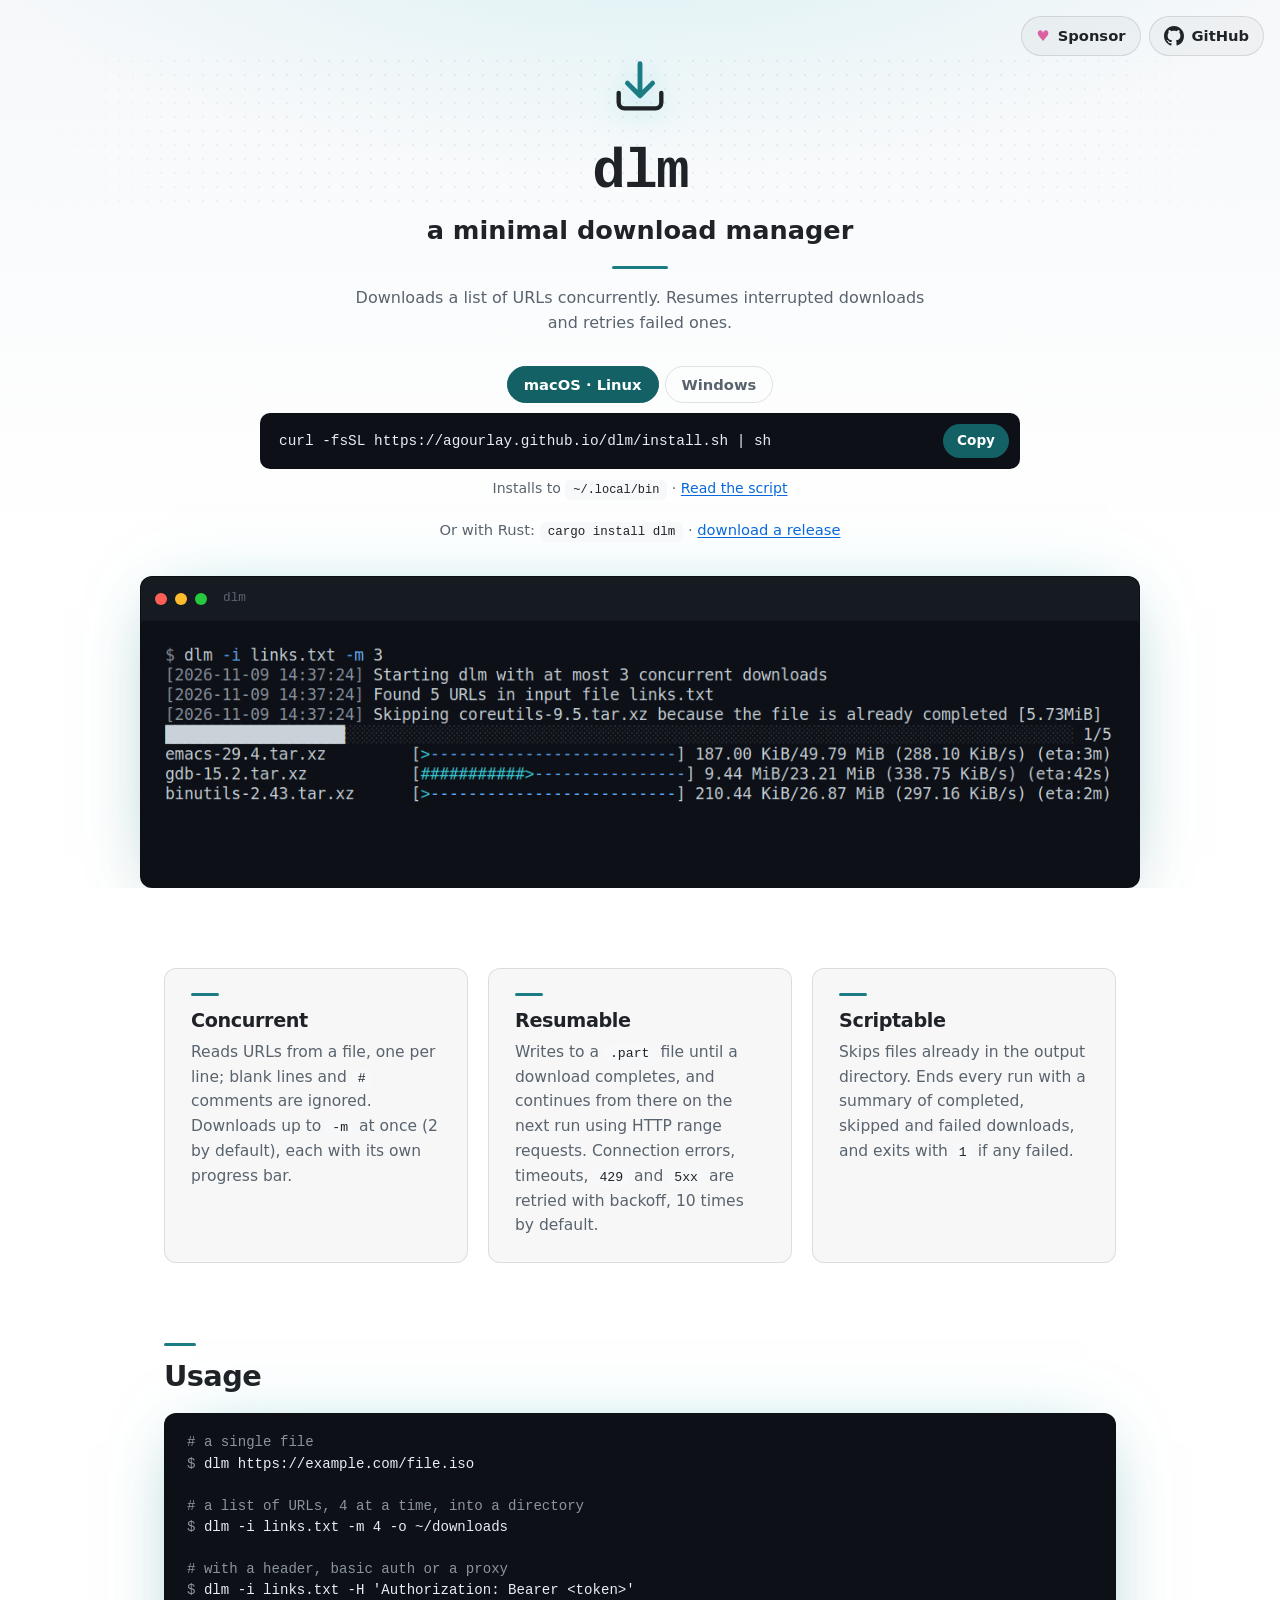
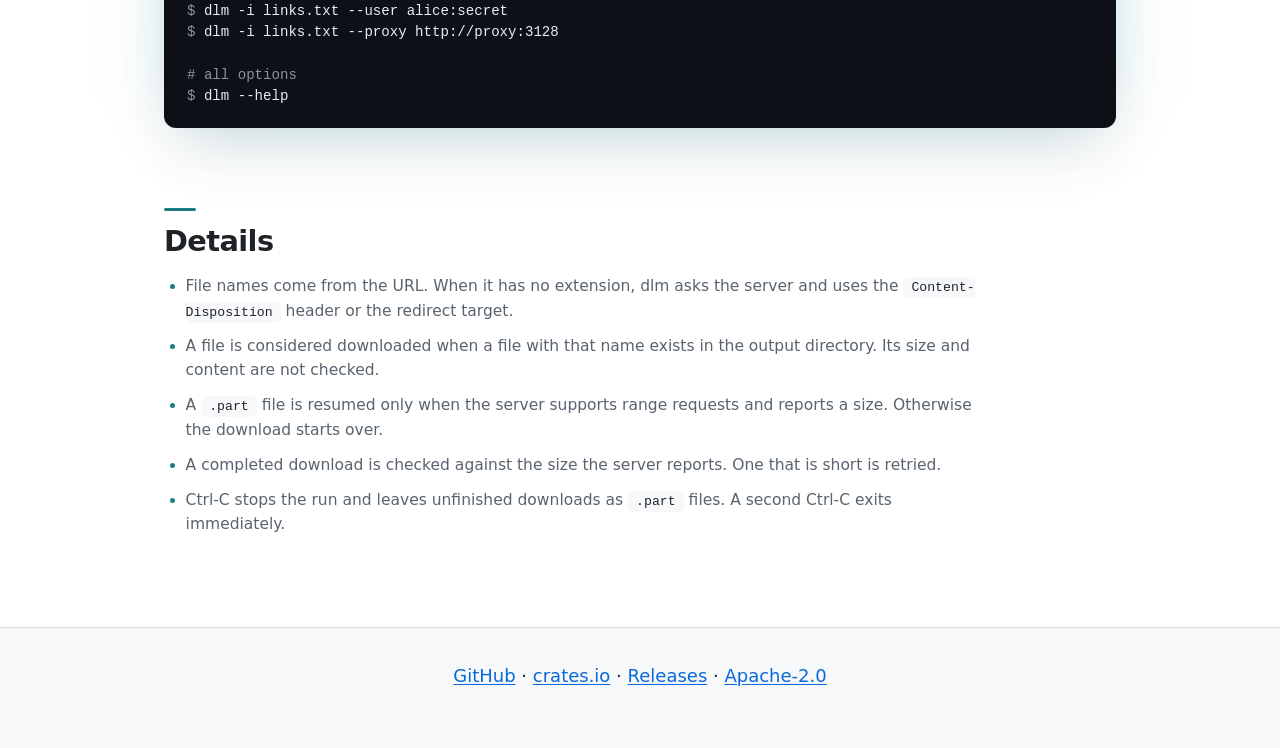
<file: index.html>
<!DOCTYPE html>
<html lang="en">
<head>
<meta charset="utf-8">
<meta name="viewport" content="width=device-width, initial-scale=1">
<title>dlm: a minimal download manager</title>
<meta name="description" content="A minimal command-line download manager: downloads a list of URLs concurrently, resumes interrupted downloads and retries failed ones.">
<meta property="og:title" content="dlm: a minimal download manager">
<meta property="og:description" content="Downloads a list of URLs concurrently, resumes interrupted downloads and retries failed ones.">
<meta property="og:type" content="website">
<meta property="og:url" content="https://agourlay.github.io/dlm/">
<meta property="og:image" content="https://agourlay.github.io/dlm/social.png">
<meta property="og:image:width" content="1200">
<meta property="og:image:height" content="630">
<meta property="og:image:alt" content="dlm downloading a list of links in a terminal, ending in Finished in 18s - 4 completed, 1 skipped, 0 failed">
<meta name="twitter:card" content="summary_large_image">
<link rel="icon" href="data:image/svg+xml,<svg xmlns='http://www.w3.org/2000/svg' viewBox='0 0 64 64'><path d='M10 38v10a6 6 0 0 0 6 6h32a6 6 0 0 0 6-6V38' fill='none' stroke='%238b949e' stroke-width='6' stroke-linecap='round' stroke-linejoin='round'/><path d='M32 8v32M19 28l13 13 13-13' fill='none' stroke='%2339c5cf' stroke-width='7' stroke-linecap='round' stroke-linejoin='round'/></svg>">
<link rel="stylesheet" href="style.css?v=2523870816">
</head>
<body>

<header class="hero">
  <nav class="top">
  <a class="pill sponsor" href="https://github.com/sponsors/agourlay">
    <span class="heart" aria-hidden="true">♥</span>
    <span>Sponsor</span>
  </a>
  <a class="pill gh" href="https://github.com/agourlay/dlm" aria-label="dlm on GitHub">
    <svg viewBox="0 0 16 16" width="20" height="20" aria-hidden="true"><path fill="currentColor" d="M8 0C3.58 0 0 3.58 0 8c0 3.54 2.29 6.53 5.47 7.59.4.07.55-.17.55-.38 0-.19-.01-.82-.01-1.49-2.01.37-2.53-.49-2.69-.94-.09-.23-.48-.94-.82-1.13-.28-.15-.68-.52-.01-.53.63-.01 1.08.58 1.23.82.72 1.21 1.87.87 2.33.66.07-.52.28-.87.51-1.07-1.78-.2-3.64-.89-3.64-3.95 0-.87.31-1.59.82-2.15-.08-.2-.36-1.02.08-2.12 0 0 .67-.21 2.2.82.64-.18 1.32-.27 2-.27.68 0 1.36.09 2 .27 1.53-1.04 2.2-.82 2.2-.82.44 1.1.16 1.92.08 2.12.51.56.82 1.27.82 2.15 0 3.07-1.87 3.75-3.65 3.95.29.25.54.73.54 1.48 0 1.07-.01 1.93-.01 2.2 0 .21.15.46.55.38A8.013 8.013 0 0016 8c0-4.42-3.58-8-8-8z"/></svg>
    <span>GitHub</span>
    <span class="stars" hidden>★ <span class="stars-n"></span></span>
  </a>
  </nav>
  <div class="hero-inner">
  <div class="logo" aria-hidden="true">
    <svg viewBox="0 0 64 64" width="62" height="62">
      <path class="dl-tray" d="M10 38 V48 a6 6 0 0 0 6 6 H48 a6 6 0 0 0 6 -6 V38"/>
      <path class="dl-arrow" d="M32 8 V40 M19 28 L32 41 L45 28"/>
    </svg>
  </div>
  <h1><code>dlm</code>
    <span class="genre">a minimal download manager</span></h1>
  <p class="lede">Downloads a list of URLs concurrently. Resumes interrupted
    downloads and retries failed ones.</p>
  <!-- Without script both commands show, each under its own label; with it,
       the labels become tabs and the visitor's own system is picked. -->
  <div class="install" id="install">
    <div class="install-tabs" role="tablist" hidden>
      <button type="button" role="tab" data-os="unix">macOS · Linux</button>
      <button type="button" role="tab" data-os="windows">Windows</button>
    </div>
    <div class="install-cmd" data-os="unix" role="tabpanel">
      <p class="install-label">macOS · Linux</p>
      <div class="install-line">
        <code>curl -fsSL https://agourlay.github.io/dlm/install.sh | sh</code>
        <button type="button" class="copy" hidden>Copy</button>
      </div>
      <p class="install-note">Installs <span class="ver"></span>to <code>~/.local/bin</code> ·
        <a href="install.sh">Read the script</a></p>
    </div>
    <div class="install-cmd" data-os="windows" role="tabpanel">
      <p class="install-label">Windows (PowerShell)</p>
      <div class="install-line">
        <code>irm https://raw.githubusercontent.com/agourlay/dlm/master/site/install.ps1 | iex</code>
        <button type="button" class="copy" hidden>Copy</button>
      </div>
      <p class="install-note">Installs <span class="ver"></span>to <code>%LOCALAPPDATA%\Programs</code> and adds it to your PATH ·
        <a href="install.ps1">Read the script</a></p>
    </div>
  </div>
  <p class="alt">
    Or with Rust: <code>cargo install dlm</code> ·
    <a href="https://github.com/agourlay/dlm/releases">download a release</a>
  </p>
  <div class="term">
    <div class="term-bar" aria-hidden="true">
      <span class="dot r"></span><span class="dot y"></span><span class="dot g"></span>
      <span class="title">dlm</span>
    </div>
    <img src="demo.gif" width="1160" height="309"
         alt="A terminal running dlm -i links.txt -m 3 on five GNU source tarballs: one is skipped as already downloaded, one resumes from a part file, three progress bars advance with live speed and ETA, and the run ends with Finished in 18s - 4 completed, 1 skipped, 0 failed" loading="eager">
  </div>
  </div>
</header>

<main>

<section class="beats">
  <div>
    <h2>Concurrent</h2>
    <p>Reads URLs from a file, one per line; blank lines and <code>#</code>
    comments are ignored. Downloads up to <code>-m</code> at once (2 by
    default), each with its own progress bar.</p>
  </div>
  <div>
    <h2>Resumable</h2>
    <p>Writes to a <code>.part</code> file until a download completes, and
    continues from there on the next run using HTTP range requests.
    Connection errors, timeouts, <code>429</code> and <code>5xx</code> are
    retried with backoff, 10 times by default.</p>
  </div>
  <div>
    <h2>Scriptable</h2>
    <p>Skips files already in the output directory. Ends every run with a
    summary of completed, skipped and failed downloads, and exits with
    <code>1</code> if any failed.</p>
  </div>
</section>

<section class="usage">
  <h2>Usage</h2>
  <div class="term">
<pre class="term-body"><code><span class="cmt"># a single file</span>
<span class="prompt">$</span> dlm https://example.com/file.iso

<span class="cmt"># a list of URLs, 4 at a time, into a directory</span>
<span class="prompt">$</span> dlm -i links.txt -m 4 -o ~/downloads

<span class="cmt"># with a header, basic auth or a proxy</span>
<span class="prompt">$</span> dlm -i links.txt -H 'Authorization: Bearer &lt;token&gt;'
<span class="prompt">$</span> dlm -i links.txt --user alice:secret
<span class="prompt">$</span> dlm -i links.txt --proxy http://proxy:3128

<span class="cmt"># all options</span>
<span class="prompt">$</span> dlm --help</code></pre>
  </div>
</section>

<section class="details">
  <h2>Details</h2>
  <ul>
    <li>File names come from the URL. When it has no extension, dlm asks the
    server and uses the <code>Content-Disposition</code> header or the
    redirect target.</li>
    <li>A file is considered downloaded when a file with that name exists in
    the output directory. Its size and content are not checked.</li>
    <li>A <code>.part</code> file is resumed only when the server supports
    range requests and reports a size. Otherwise the download starts
    over.</li>
    <li>A completed download is checked against the size the server
    reports. One that is short is retried.</li>
    <li>Ctrl-C stops the run and leaves unfinished downloads as
    <code>.part</code> files. A second Ctrl-C exits immediately.</li>
  </ul>
</section>

</main>

<footer>
  <p>
    <a href="https://github.com/agourlay/dlm">GitHub</a> ·
    <a href="https://crates.io/crates/dlm">crates.io</a> ·
    <a href="https://github.com/agourlay/dlm/releases">Releases</a> ·
    <a href="https://github.com/agourlay/dlm/blob/master/LICENSE">Apache-2.0</a>
  </p>
</footer>

<script>
// Turn the two install commands into tabs, opened on the visitor's system,
// and give each a copy button. Without this the page still shows both.
(function () {
  var box = document.querySelector(".install");
  var tabs = box.querySelectorAll("[role=tab]");
  var panels = box.querySelectorAll(".install-cmd");
  function show(os) {
    tabs.forEach(function (t) { t.setAttribute("aria-selected", t.dataset.os === os); });
    panels.forEach(function (p) { p.hidden = p.dataset.os !== os; });
  }
  tabs.forEach(function (t) { t.onclick = function () { show(t.dataset.os); }; });
  box.querySelector(".install-tabs").hidden = false;
  box.classList.add("tabbed");
  var ua = (navigator.userAgentData && navigator.userAgentData.platform) || navigator.userAgent;
  show(/^win|windows/i.test(ua) ? "windows" : "unix");

  if (!navigator.clipboard) return;
  box.querySelectorAll(".copy").forEach(function (b) {
    b.hidden = false;
    b.onclick = function () {
      navigator.clipboard.writeText(b.previousElementSibling.textContent).then(function () {
        b.textContent = "Copied";
        setTimeout(function () { b.textContent = "Copy"; }, 1600);
      });
    };
  });
})();

// The version the install commands fetch, named in each install note with its
// release date on hover. Silent when GitHub does not answer, like the star
// count below.
fetch("https://api.github.com/repos/agourlay/dlm/releases/latest")
  .then(function (r) { return r.ok ? r.json() : null; })
  .then(function (rel) {
    if (!rel || !rel.tag_name || !rel.published_at) return;
    var when = new Date(rel.published_at).toLocaleDateString("en-GB",
      { day: "numeric", month: "long", year: "numeric" });
    document.querySelectorAll(".install-note .ver").forEach(function (v) {
      v.textContent = rel.tag_name + " ";
      v.title = "Released " + when;
    });
  })
  .catch(function () {});

// The star count, filled in when GitHub answers; the link stands on its own
// when it does not.
fetch("https://api.github.com/repos/agourlay/dlm")
  .then(function (r) { return r.ok ? r.json() : null; })
  .then(function (repo) {
    if (!repo || typeof repo.stargazers_count !== "number") return;
    document.querySelector(".gh .stars-n").textContent = repo.stargazers_count;
    document.querySelector(".gh .stars").hidden = false;
  })
  .catch(function () {});
</script>

</body>
</html>
</file>
<file: style.css>
/* A GitHub-dark terminal palette shared with the author's other tool pages,
   with a cyan accent of its own: the colour dlm draws its download bars in.
   Every colour on the page is one of these, so the light set below is the
   whole of light mode. */
:root {
  color-scheme: dark light;
  --bg: #0d1117;
  --bg-lift: #161b22;
  --bg-deep: #010409;
  --text: #e6edf3;
  --text-soft: #8b949e;
  --accent: #39c5cf;
  --accent-dark: #1b7c83;
  --accent-glow: rgba(57, 197, 207, 0.45);
  --link: #58a6ff;
  --line: rgba(255, 255, 255, 0.1);
  --dots: rgba(255, 255, 255, 0.05);
  /* Raised surfaces: pills, cards. */
  --card: rgba(255, 255, 255, 0.04);
  --card-hover: rgba(255, 255, 255, 0.08);
  /* The terminal window and install lines stay dark in both themes, matching
     the capture, whose own background is this same colour. */
  --term: #0d1117;
  --term-bar: #161b22;
  --term-ink: #e6edf3;
  --shadow: rgba(1, 4, 9, 0.6);
  --wrap: 1000px;
  --sans: ui-sans-serif, system-ui, -apple-system, "Segoe UI", Roboto,
          "Helvetica Neue", Arial, sans-serif;
  --mono: ui-monospace, SFMono-Regular, Menlo, Consolas, monospace;
}

@media (prefers-color-scheme: light) {
  :root {
    --bg: #ffffff;
    --bg-lift: #f6f8fa;
    --bg-deep: #f6f8fa;
    --text: #1f2328;
    --text-soft: #59636e;
    --accent: #1b7c83;
    --accent-dark: #136065;
    --accent-glow: rgba(27, 124, 131, 0.45);
    --link: #0969da;
    --line: rgba(0, 0, 0, 0.11);
    --dots: rgba(0, 0, 0, 0.05);
    --card: rgba(0, 0, 0, 0.03);
    --card-hover: rgba(0, 0, 0, 0.06);
    --shadow: rgba(31, 35, 40, 0.15);
  }
}

* { box-sizing: border-box; }

body {
  margin: 0;
  font-family: var(--sans);
  font-size: 18px;
  line-height: 1.6;
  color: var(--text);
  background: var(--bg);
}

h1, h2 { line-height: 1.15; letter-spacing: -0.02em; }

a { color: var(--link); text-underline-offset: 2px; transition: color 0.15s ease; }
a:hover { color: var(--accent); }

img { display: block; width: 100%; height: auto; }

/* A single visible keyboard-focus ring in the accent colour, on anything
   interactive. */
a:focus-visible,
button:focus-visible,
summary:focus-visible {
  outline: 2px solid var(--accent);
  outline-offset: 2px;
  border-radius: 4px;
}

/* Honour a request for less motion: keep the colour changes, drop the moves. */
@media (prefers-reduced-motion: reduce) {
  * { transition: none !important; }
  .pill:hover, .beats > div:hover { transform: none; }
}

/* ---- hero ---- */

.hero {
  position: relative;
  padding: 56px 24px 0;
  text-align: center;
  /* A soft cyan halo at the top - the colour of a download bar - over the
     surface gradient, so the headline sits in a pool of brand light. */
  background:
    radial-gradient(1100px 420px at 50% -8%, rgba(57, 197, 207, 0.13), transparent 60%),
    linear-gradient(180deg, var(--bg-lift) 0%, var(--bg) 62%);
  overflow: hidden;
}

/* A faint field of dots behind the headline. Decoration only, so it sits
   under everything and takes no clicks. */
.hero::before {
  content: "";
  position: absolute;
  top: 54px;
  left: 0;
  right: 0;
  height: 150px;
  pointer-events: none;
  background-image: radial-gradient(var(--dots) 1.4px, transparent 1.6px);
  background-size: 14px 14px;
  -webkit-mask-image: linear-gradient(90deg, transparent, #000 22%, #000 78%, transparent);
  mask-image: linear-gradient(90deg, transparent, #000 22%, #000 78%, transparent);
}

.hero-inner { position: relative; max-width: var(--wrap); margin: 0 auto; }

/* The mark: a cyan arrow coming down into a tray. Drawn once here and,
   bolder, as the favicon. A soft cyan halo lifts it off the hero. */
.logo { display: flex; justify-content: center; margin: 0 0 14px; }
.logo svg { filter: drop-shadow(0 4px 14px rgba(57, 197, 207, 0.35)); }
.logo .dl-tray { fill: none; stroke: var(--text); stroke-width: 4.5; stroke-linecap: round; stroke-linejoin: round; }
.logo .dl-arrow { fill: none; stroke: var(--accent); stroke-width: 5; stroke-linecap: round; stroke-linejoin: round; }

/* The links pinned to the corner: sponsoring, and the repository with its
   star count. */
.top {
  position: absolute;
  z-index: 1;
  top: 16px;
  right: 16px;
  display: flex;
  gap: 8px;
}

.pill {
  display: inline-flex;
  align-items: center;
  gap: 8px;
  padding: 7px 14px;
  border-radius: 999px;
  border: 1px solid var(--line);
  background: var(--card);
  color: var(--text);
  font-size: 0.92rem;
  font-weight: 700;
  text-decoration: none;
  transition: background 0.15s ease, border-color 0.15s ease, transform 0.15s ease;
}

.pill:hover { background: var(--card-hover); border-color: var(--text-soft); transform: translateY(-1px); }
.sponsor .heart { color: #db61a2; }
.gh .stars { padding-left: 8px; border-left: 1px solid var(--line); color: var(--text-soft); }
.gh .stars[hidden] { display: none; }

/* The name and what it is are the headline: a reader who takes in one line of
   this page should come away knowing both. */
.hero h1 {
  margin: 0 0 16px;
  font-size: clamp(2.2rem, 6vw, 3.8rem);
  font-weight: 800;
}

.hero h1 code {
  font-family: var(--mono);
  font-size: 0.92em;
  letter-spacing: -0.03em;
  background: none;
  padding: 0;
}

.hero h1 .genre {
  display: block;
  margin-top: 12px;
  font-size: clamp(1.1rem, 3vw, 1.6rem);
  font-weight: 700;
  letter-spacing: 0;
  color: var(--text);
}

.hero h1::after {
  content: "";
  display: block;
  width: 56px;
  height: 3px;
  margin: 20px auto 0;
  border-radius: 2px;
  background: var(--accent);
}

.lede {
  margin: 0 auto 30px;
  max-width: 58ch;
  font-size: 1rem;
  color: var(--text-soft);
}

/* ---- terminal window around the capture ---- */

.term {
  max-width: 1000px;
  margin: 8px auto 0;
  border-radius: 12px;
  border: 1px solid var(--line);
  background: var(--term);
  /* A deep drop shadow plus a faint cyan aura, tying the capture to the
     accent without a hard outline. */
  box-shadow: 0 24px 60px -12px var(--shadow),
              0 0 70px -30px rgba(57, 197, 207, 0.5);
  overflow: hidden;
  text-align: left;
}

.term-bar {
  display: flex;
  align-items: center;
  gap: 8px;
  padding: 11px 14px;
  background: var(--term-bar);
  border-bottom: 1px solid var(--line);
}

.term-bar .dot { width: 12px; height: 12px; border-radius: 50%; flex: none; }
.term-bar .r { background: #ff5f56; }
.term-bar .y { background: #ffbd2e; }
.term-bar .g { background: #27c93f; }

.term-bar .title {
  margin-left: 8px;
  font-family: var(--mono);
  font-size: 0.8rem;
  color: var(--text-soft);
}

.term img { display: block; width: 100%; height: auto; }

/* A static capture written as text rather than an image: crisp at any size,
   searchable, and selectable. Too wide for a phone, so it scrolls sideways
   inside its window rather than wrapping out of shape. The terminal stays
   dark in both themes, so its colours are fixed rather than tokens. */
.term-body {
  margin: 0;
  padding: 18px 22px 20px;
  overflow-x: auto;
  color: var(--term-ink);
  font-size: 0.88rem;
  line-height: 1.5;
}

.term-body code { background: none; padding: 0; color: inherit; font-size: inherit; white-space: pre; }
.term .prompt, .term .cmt { color: #8b949e; }

/* ---- install, in the hero ---- */

.install {
  max-width: 760px;
  margin: 0 auto 18px;
  text-align: left;
}

.install-tabs { display: flex; justify-content: center; gap: 6px; margin-bottom: 10px; }
.install-tabs[hidden] { display: none; }

.install-tabs button {
  font: inherit;
  font-size: 0.92rem;
  font-weight: 700;
  padding: 6px 16px;
  border: 1px solid var(--line);
  border-radius: 999px;
  background: transparent;
  color: var(--text-soft);
  cursor: pointer;
  transition: color 0.15s ease, background 0.15s ease, border-color 0.15s ease;
}

.install-tabs button:hover:not([aria-selected="true"]) { color: var(--text); border-color: var(--text-soft); }

.install-tabs button[aria-selected="true"] {
  color: #fff;
  background: var(--accent-dark);
  border-color: var(--accent-dark);
}

.install-cmd + .install-cmd { margin-top: 22px; }
.install-cmd[hidden] { display: none; }
.install.tabbed .install-cmd + .install-cmd { margin-top: 0; }
.install.tabbed .install-label { display: none; }

.install-label { margin: 0 0 6px; font-weight: 700; font-size: 0.95rem; }

/* A terminal line: dark, one row, scrolling sideways on a narrow screen
   rather than wrapping a command someone is about to paste. */
.install-line {
  display: flex;
  align-items: center;
  gap: 10px;
  padding: 10px 10px 10px 18px;
  border-radius: 10px;
  border: 1px solid var(--line);
  background: var(--term);
}

.install-line code {
  flex: 1;
  min-width: 0;
  overflow-x: auto;
  white-space: nowrap;
  padding: 4px 0;
  background: none;
  color: var(--term-ink);
  font-size: 0.9rem;
}

.install-line .copy {
  flex: none;
  font: inherit;
  font-size: 0.85rem;
  font-weight: 700;
  padding: 6px 14px;
  border: 0;
  border-radius: 999px;
  background: var(--accent-dark);
  color: #fff;
  cursor: pointer;
}

.install-line .copy { transition: background 0.15s ease; }
.install-line .copy:hover { background: var(--accent); }
.install-line .copy[hidden] { display: none; }

.install-note {
  margin: 8px 0 0;
  text-align: center;
  font-size: 0.88rem;
  color: var(--text-soft);
}

.install-note code { font-size: 0.85em; }

.alt {
  margin: 0 0 34px;
  font-size: 0.92rem;
  color: var(--text-soft);
}

.alt code { font-size: 0.85em; white-space: nowrap; }

/* ---- sections ---- */

main > section {
  max-width: var(--wrap);
  margin: 0 auto;
  padding: 80px 24px 0;
}

main > section:last-child { padding-bottom: 80px; }

main h2 {
  font-size: clamp(1.4rem, 3vw, 1.8rem);
  margin: 0 0 12px;
}

/* A short cyan tick above the plain section titles, the same accent the
   feature cards and the headline carry. */
.usage > h2::before,
.details > h2::before {
  content: "";
  display: block;
  width: 32px;
  height: 3px;
  margin-bottom: 14px;
  border-radius: 2px;
  background: var(--accent);
}


/* ---- feature cards ---- */

.beats {
  display: grid;
  grid-template-columns: repeat(auto-fit, minmax(240px, 1fr));
  gap: 20px;
}

.beats > div {
  padding: 24px 26px;
  border-radius: 12px;
  background: var(--card);
  border: 1px solid var(--line);
  transition: transform 0.15s ease, border-color 0.15s ease, background 0.15s ease;
}

.beats > div:hover {
  transform: translateY(-3px);
  background: var(--card-hover);
  border-color: var(--accent-glow);
}

.beats h2 { font-size: 1.2rem; margin-bottom: 8px; }

.beats h2::before {
  content: "";
  display: block;
  width: 28px;
  height: 3px;
  margin-bottom: 14px;
  border-radius: 2px;
  background: var(--accent);
}
.beats p { margin: 0; font-size: 0.97rem; color: var(--text-soft); }
.beats code { font-size: 0.85em; padding: 2px 6px; }

/* Boxes that scroll sideways on a narrow screen get a thin, muted scrollbar
   where the platform draws one, rather than a bright bar across a dark
   terminal. */
.term-body, .install-line code {
  scrollbar-width: thin;
  scrollbar-color: rgba(139, 148, 158, 0.4) transparent;
}

/* ---- usage ---- */

.usage .term { margin-top: 20px; }

/* ---- details ---- */

.details ul { margin: 16px 0 0; padding-left: 1.2em; max-width: 72ch; }
.details li { margin-bottom: 10px; color: var(--text-soft); font-size: 0.97rem; }
.details li::marker { color: var(--accent); }
.details code { font-size: 0.85em; }

code {
  font-family: var(--mono);
  font-size: 0.9em;
  padding: 3px 8px;
  border-radius: 6px;
  background: var(--bg-lift);
  color: var(--text);
}

/* ---- footer ---- */

footer {
  padding: 34px 24px 52px;
  text-align: center;
  background: var(--bg-deep);
  border-top: 1px solid var(--line);
}

footer p { margin: 0 auto 8px; max-width: 62ch; }

.fineprint { font-size: 0.85rem; color: var(--text-soft); }

@media (max-width: 720px) {
  /* Room above the title for the corner links, which would sit on it. */
  .hero { padding-top: 76px; }
  .top { top: 14px; right: 14px; }
  .hero::before { top: 90px; height: 120px; }
  .term-body { padding: 14px 16px 16px; font-size: 0.72rem; }
  main > section { padding: 56px 20px 0; }
  main > section:last-child { padding-bottom: 56px; }
}
</file>
